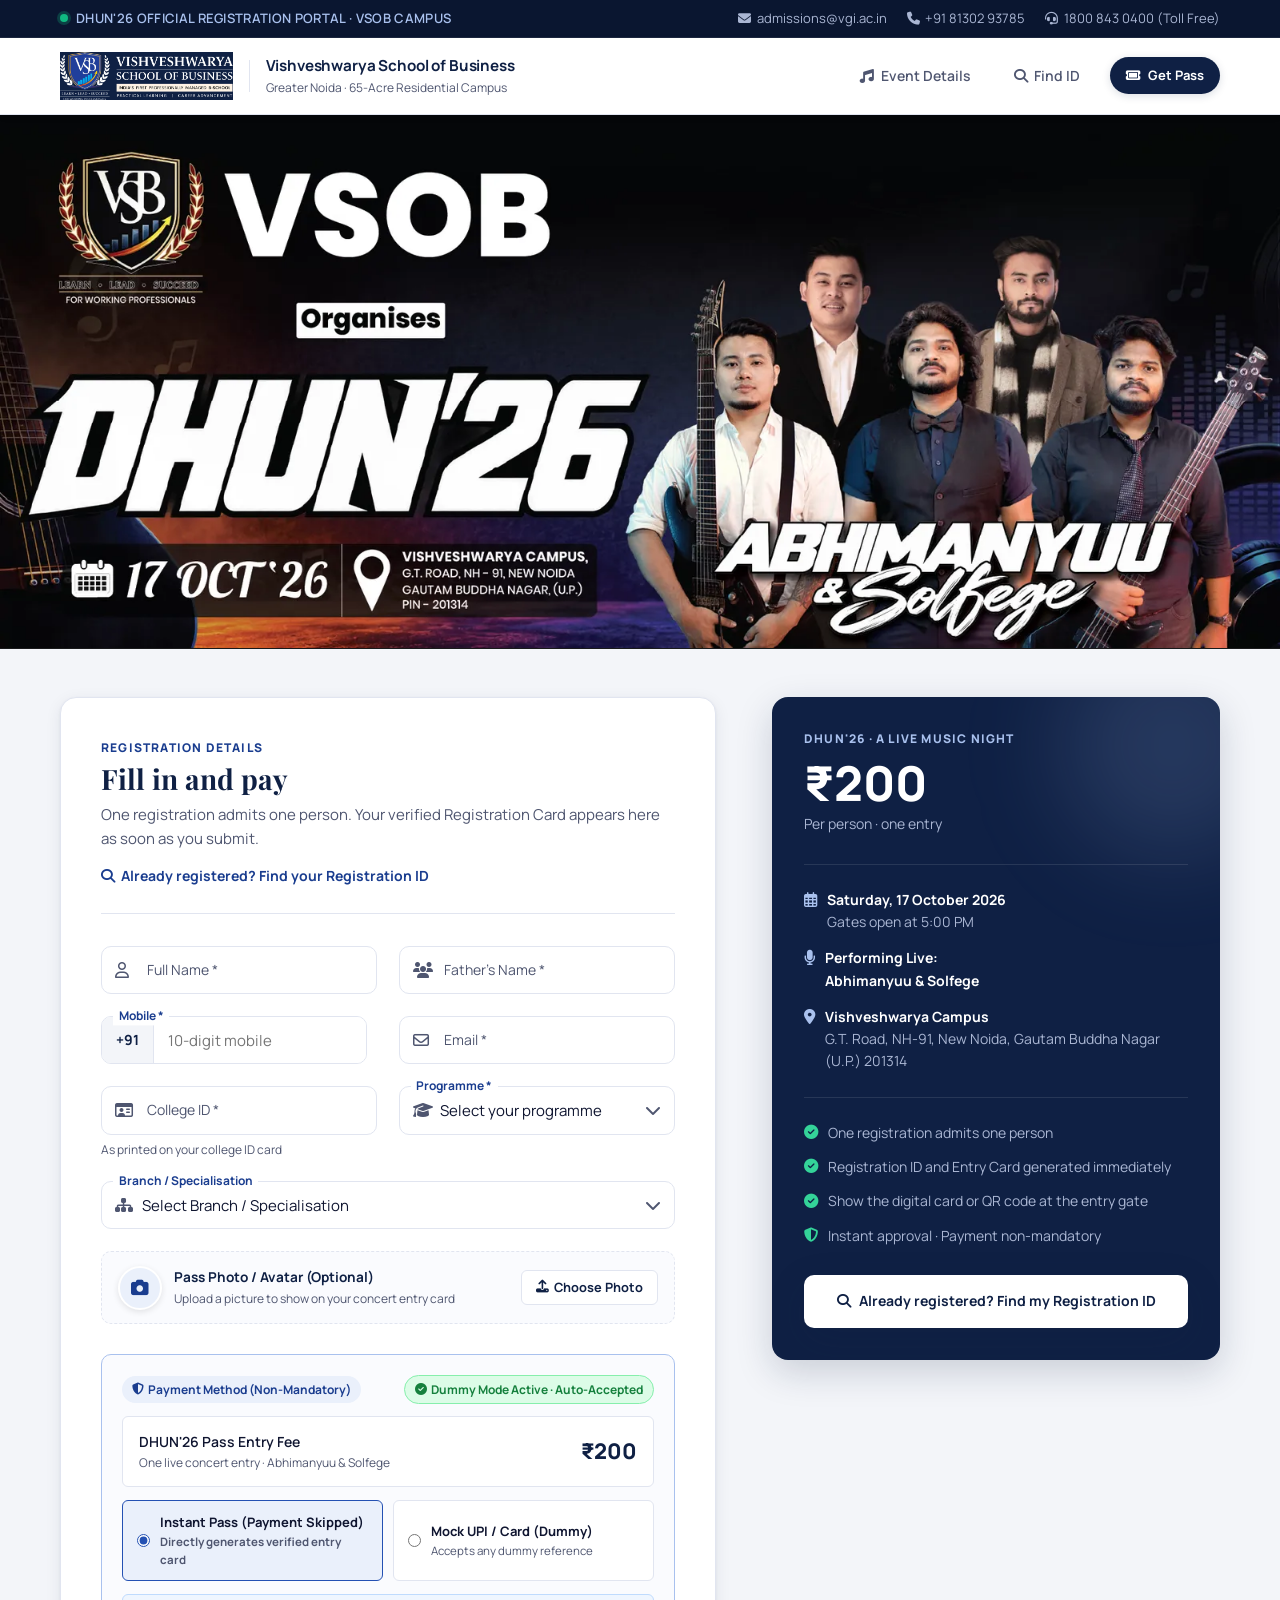
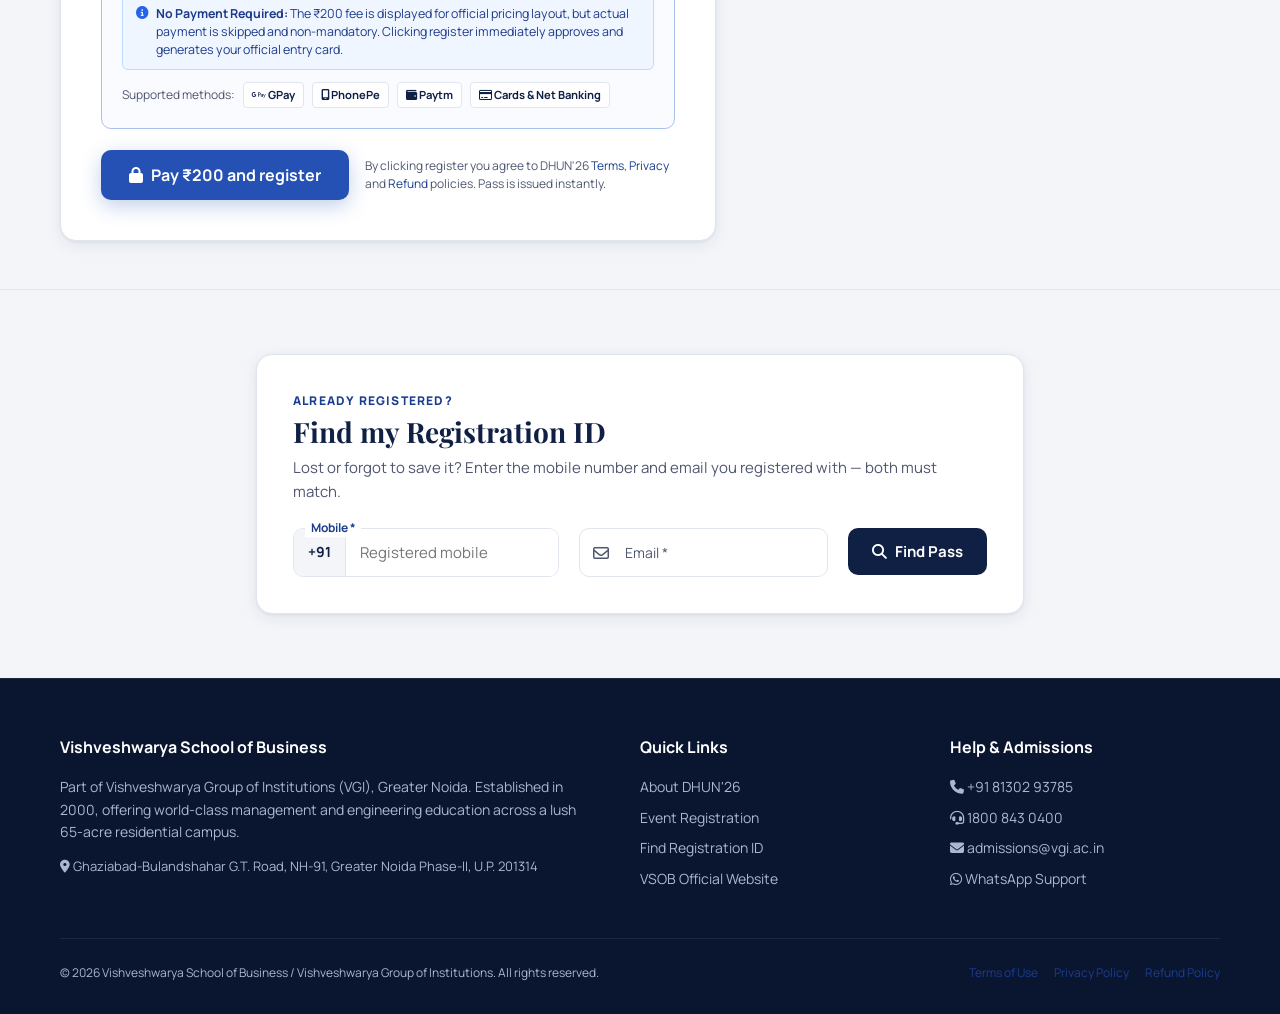
<file: DHUN/index.html>
<!DOCTYPE html>
<html lang="en">
<head>
  <meta charset="UTF-8">
  <meta name="viewport" content="width=device-width, initial-scale=1.0">
  <title>DHUN'26 Registration — Abhimanyuu & Solfege Live, 17 Oct 2026 | VSOB Greater Noida</title>
  <meta name="description" content="Register for DHUN'26 with Abhimanyuu & Solfege live music night at Vishveshwarya School of Business, Greater Noida. Get your instant verified entry card.">
  <meta name="theme-color" content="#0f2044">
  
  <!-- Favicon -->
  <link rel="icon" type="image/webp" href="./assets/logo.webp">
  
  <!-- CSS Stylesheet -->
  <link rel="stylesheet" href="./style.css">
  
  <!-- FontAwesome Icons for crisp UI icons -->
  <link rel="stylesheet" href="https://cdnjs.cloudflare.com/ajax/libs/font-awesome/6.5.1/css/all.min.css">
</head>
<body>

  <!-- Top Announcement & Helpline Bar -->
  <div class="top-bar">
    <div class="top-bar-inner">
      <div class="top-bar-badge">
        <span class="top-bar-pulse"></span>
        <span>DHUN'26 OFFICIAL REGISTRATION PORTAL · VSOB CAMPUS</span>
      </div>
      <div class="top-bar-contacts">
        <a href="mailto:admissions@vgi.ac.in"><i class="fa-solid fa-envelope"></i> admissions@vgi.ac.in</a>
        <a href="tel:+918130293785"><i class="fa-solid fa-phone"></i> +91 81302 93785</a>
        <a href="tel:18008430400"><i class="fa-solid fa-headset"></i> 1800 843 0400 (Toll Free)</a>
      </div>
    </div>
  </div>

  <!-- Main Institutional Navigation Header -->
  <header class="site-header">
    <div class="header-inner">
      <div class="brand-wrapper">
        <img src="./assets/logo.webp" alt="Vishveshwarya School of Business Logo" class="brand-logo" onerror="this.style.display='none'">
        <div class="brand-divider"></div>
        <div class="brand-tagline">
          <span class="brand-title">Vishveshwarya School of Business</span>
          <span class="brand-sub">Greater Noida · 65-Acre Residential Campus</span>
        </div>
      </div>
      <nav class="nav-actions">
        <a href="#event-details" class="nav-link"><i class="fa-solid fa-music"></i> Event Details</a>
        <a href="#find-registration" class="nav-link"><i class="fa-solid fa-search"></i> Find ID</a>
        <a href="#reg-form-anchor" class="nav-pill-btn"><i class="fa-solid fa-ticket"></i> Get Pass</a>
      </nav>
    </div>
  </header>

  <!-- Hero Event Banner Section -->
  <section class="hero-stage" id="event-details">
    <h1 class="sr-only" style="position:absolute;width:1px;height:1px;overflow:hidden;clip:rect(0,0,0,0);">
      DHUN'26 Registration — Abhimanyuu & Solfege Live, 17 Oct 2026 | VSOB Greater Noida
    </h1>
    <div class="hero-banner-container">
      <img src="./assets/banner.webp" alt="Vishveshwarya School of Business organises DHUN'26 with Abhimanyuu & Solfege, Saturday, 17 October 2026" class="hero-banner-img">
    </div>
  </section>

  <!-- Main Registration Form & Details Grid -->
  <main class="main-section" id="reg-form-anchor">
    <div class="container-site">
      <div class="registration-grid">
        
        <!-- Left Column: Form & Generated Card View -->
        <div class="left-content-column">
          
          <!-- State 1: Registration Form Card -->
          <div class="form-card" id="form-card-container">
            <div class="form-header">
              <p class="section-label">Registration details</p>
              <h2 class="section-title">Fill in and pay</h2>
              <p class="section-desc">
                One registration admits one person. Your verified Registration Card appears here as soon as you submit.
              </p>
              <a href="#find-registration" class="find-link">
                <i class="fa-solid fa-magnifying-glass"></i> Already registered? Find your Registration ID
              </a>
            </div>

            <form id="dhun-registration-form" class="reg-form" novalidate>
              
              <!-- Full Name -->
              <div class="field-group" id="group-name">
                <div class="field-wrapper">
                  <i class="fa-regular fa-user field-icon"></i>
                  <input type="text" id="r-name" name="name" class="text-field" placeholder=" " maxlength="80" required autocomplete="name">
                  <label for="r-name" class="floating-label">Full Name *</label>
                </div>
                <span class="field-error-msg" id="err-name">Please enter your full name.</span>
              </div>

              <!-- Father's Name -->
              <div class="field-group" id="group-father">
                <div class="field-wrapper">
                  <i class="fa-solid fa-users field-icon"></i>
                  <input type="text" id="r-father" name="fatherName" class="text-field" placeholder=" " maxlength="80" required>
                  <label for="r-father" class="floating-label">Father's Name *</label>
                </div>
                <span class="field-error-msg" id="err-father">Please enter father's name.</span>
              </div>

              <!-- Mobile Number -->
              <div class="field-group" id="group-mobile">
                <div class="field-wrapper">
                  <div class="mobile-input-wrapper">
                    <span class="mobile-prefix">+91</span>
                    <input type="tel" id="r-mobile" name="mobile" class="mobile-field" inputmode="numeric" maxlength="10" placeholder="10-digit mobile" required autocomplete="tel-national">
                  </div>
                  <label for="r-mobile" class="notched-label">Mobile *</label>
                </div>
                <span class="field-error-msg" id="err-mobile">Enter a valid 10-digit mobile number.</span>
              </div>

              <!-- Email -->
              <div class="field-group" id="group-email">
                <div class="field-wrapper">
                  <i class="fa-regular fa-envelope field-icon"></i>
                  <input type="email" id="r-email" name="email" class="text-field" placeholder=" " maxlength="100" required autocomplete="email">
                  <label for="r-email" class="floating-label">Email *</label>
                </div>
                <span class="field-error-msg" id="err-email">Enter a valid email address.</span>
              </div>

              <!-- College ID -->
              <div class="field-group" id="group-college-id">
                <div class="field-wrapper">
                  <i class="fa-regular fa-id-card field-icon"></i>
                  <input type="text" id="r-college-id" name="collegeId" class="text-field uppercase-field" placeholder=" " maxlength="50" required autocomplete="off" style="text-transform: uppercase;">
                  <label for="r-college-id" class="floating-label">College ID *</label>
                </div>
                <p class="field-helper">As printed on your college ID card</p>
                <span class="field-error-msg" id="err-college-id">Enter your College ID (e.g. VGI2026-081).</span>
              </div>

              <!-- Programme Dropdown -->
              <div class="field-group" id="group-program">
                <div class="field-wrapper">
                  <i class="fa-solid fa-graduation-cap field-icon"></i>
                  <select id="r-program" name="program" class="select-field" required>
                    <option value="">Select your programme</option>
                    <option value="PGDM">PGDM — Post Graduate Diploma in Management</option>
                    <option value="MBA">MBA — Master of Business Administration</option>
                    <option value="BTECH_CSE">B.Tech — Computer Science & Engineering (CSE)</option>
                    <option value="BTECH_AIML">B.Tech — Artificial Intelligence & ML</option>
                    <option value="BTECH_DS">B.Tech — Data Science</option>
                    <option value="BTECH_MECH">B.Tech — Mechanical Engineering</option>
                    <option value="BTECH_CIVIL">B.Tech — Civil Engineering</option>
                    <option value="BCA">BCA — Bachelor of Computer Applications</option>
                    <option value="BBA">BBA — Bachelor of Business Administration</option>
                    <option value="BPHARMA">B.Pharma / D.Pharma</option>
                    <option value="POLYTECHNIC">Polytechnic / Diploma in Engineering</option>
                    <option value="__other">Other / Guest Attendee</option>
                  </select>
                  <i class="fa-solid fa-chevron-down select-arrow"></i>
                  <label for="r-program" class="notched-label">Programme *</label>
                </div>
                <span class="field-error-msg" id="err-program">Please select your programme.</span>
              </div>

              <!-- Dynamic Branch or Organisation (revealed based on selection) -->
              <div class="field-group grid-full" id="group-branch-container">
                <div class="field-wrapper">
                  <i class="fa-solid fa-sitemap field-icon"></i>
                  <select id="r-branch" name="branch" class="select-field">
                    <option value="General">Select Branch / Specialisation</option>
                    <option value="Marketing & Analytics">Marketing & Analytics</option>
                    <option value="Finance & FinTech">Finance & FinTech</option>
                    <option value="HR & Operations">HR & Operations</option>
                    <option value="Artificial Intelligence">Artificial Intelligence</option>
                    <option value="Core Engineering">Core Engineering</option>
                    <option value="General Shift">General Shift</option>
                  </select>
                  <i class="fa-solid fa-chevron-down select-arrow"></i>
                  <label for="r-branch" class="notched-label">Branch / Specialisation</label>
                </div>
              </div>

              <!-- Guest Organisation Input (shown if Other/Guest selected) -->
              <div class="field-group grid-full" id="group-org-container" style="display: none;">
                <div class="field-wrapper">
                  <i class="fa-solid fa-building-columns field-icon"></i>
                  <input type="text" id="r-org" name="org" class="text-field" placeholder=" " maxlength="100">
                  <label for="r-org" class="floating-label">College / Organisation Name (Optional)</label>
                </div>
              </div>

              <!-- Optional Photo Upload for Card Customization -->
              <div class="field-group grid-full" style="background:#fafbfe; border: 1px dashed var(--color-border); border-radius: var(--radius); padding: 0.85rem 1rem;">
                <div style="display: flex; align-items: center; justify-content: space-between; flex-wrap: wrap; gap: 0.5rem;">
                  <div style="display: flex; align-items: center; gap: 0.75rem;">
                    <div id="avatar-preview" style="width: 44px; height: 44px; border-radius: 50%; background: var(--color-copper-soft); color: var(--color-copper-dark); display: flex; align-items: center; justify-content: center; font-weight: 800; font-size: 1.1rem; overflow: hidden; border: 2px solid #ffffff; box-shadow: 0 2px 6px rgba(0,0,0,0.1);">
                      <i class="fa-solid fa-camera"></i>
                    </div>
                    <div>
                      <p style="font-size: 0.85rem; font-weight: 700; color: var(--color-navy); margin: 0;">Pass Photo / Avatar (Optional)</p>
                      <p style="font-size: 0.75rem; color: var(--color-text-muted); margin: 0;">Upload a picture to show on your concert entry card</p>
                    </div>
                  </div>
                  <label for="r-photo" style="cursor: pointer; background: #ffffff; border: 1px solid var(--color-border); padding: 0.4rem 0.85rem; border-radius: var(--radius-sm); font-size: 0.8rem; font-weight: 700; color: var(--color-navy); display: inline-flex; align-items: center; gap: 0.35rem; transition: all 0.2s;">
                    <i class="fa-solid fa-upload"></i> Choose Photo
                    <input type="file" id="r-photo" accept="image/*" style="display: none;">
                  </label>
                </div>
              </div>

              <!-- Payment Method Section (Visible, Accepts Dummy, Non-Mandatory / Skipped) -->
              <div class="grid-full payment-section-box">
                <div class="payment-section-header">
                  <span class="payment-badge"><i class="fa-solid fa-shield-halved"></i> Payment Method (Non-Mandatory)</span>
                  <span class="payment-badge skip-badge"><i class="fa-solid fa-circle-check"></i> Dummy Mode Active · Auto-Accepted</span>
                </div>

                <div class="payment-summary-table">
                  <div>
                    <div class="payment-item-label">DHUN'26 Pass Entry Fee</div>
                    <div class="payment-item-sub">One live concert entry · Abhimanyuu & Solfege</div>
                  </div>
                  <div class="payment-item-price">₹200</div>
                </div>

                <!-- Payment Mode Selection (Standard Dummy UPI / Instant Bypass) -->
                <div class="payment-options-row">
                  <label class="payment-mode-radio active" id="mode-instant-label">
                    <input type="radio" name="paymentMode" value="instant" checked>
                    <div>
                      <strong>Instant Pass (Payment Skipped)</strong>
                      <div style="font-size: 0.72rem; color: var(--color-text-muted);">Directly generates verified entry card</div>
                    </div>
                  </label>

                  <label class="payment-mode-radio" id="mode-dummy-label">
                    <input type="radio" name="paymentMode" value="dummy">
                    <div>
                      <strong>Mock UPI / Card (Dummy)</strong>
                      <div style="font-size: 0.72rem; color: var(--color-text-muted);">Accepts any dummy reference</div>
                    </div>
                  </label>
                </div>

                <!-- Dummy reference input (optional, accepts anything) -->
                <div id="dummy-ref-container" style="display: none; margin-bottom: 0.85rem;">
                  <div class="field-wrapper">
                    <i class="fa-solid fa-money-bill-transfer field-icon"></i>
                    <input type="text" id="r-dummy-ref" class="text-field" placeholder=" " value="UPI-SUCCESS-99214">
                    <label for="r-dummy-ref" class="floating-label">Dummy UPI ID / Ref (Accepts anything)</label>
                  </div>
                  <p class="field-helper">Enter anything or keep default — payment is non-mandatory.</p>
                </div>

                <div class="payment-skip-note">
                  <i class="fa-solid fa-circle-info" style="margin-top: 0.15rem; color: #2563eb; flex-shrink: 0;"></i>
                  <span><strong>No Payment Required:</strong> The ₹200 fee is displayed for official pricing layout, but actual payment is skipped and non-mandatory. Clicking register immediately approves and generates your official entry card.</span>
                </div>

                <div class="payment-methods-icons">
                  <span>Supported methods:</span>
                  <span class="gateway-chip"><i class="fa-brands fa-google-pay"></i> GPay</span>
                  <span class="gateway-chip"><i class="fa-solid fa-mobile-screen"></i> PhonePe</span>
                  <span class="gateway-chip"><i class="fa-solid fa-wallet"></i> Paytm</span>
                  <span class="gateway-chip"><i class="fa-regular fa-credit-card"></i> Cards & Net Banking</span>
                </div>
              </div>

              <!-- Submit Button and Terms -->
              <div class="grid-full submit-row">
                <button type="submit" id="btn-submit-reg" class="btn-primary">
                  <i class="fa-solid fa-lock"></i>
                  <span id="btn-submit-text">Pay ₹200 and register</span>
                </button>
                <p class="legal-text">
                  By clicking register you agree to DHUN'26
                  <a href="#">Terms</a>, <a href="#">Privacy</a> and <a href="#">Refund</a> policies. Pass is issued instantly.
                </p>
              </div>

            </form>
          </div>

          <!-- State 2: Success & Generated Event Card (Shown after filling info) -->
          <div class="success-container" id="success-card-container">
            
            <div class="success-badge-header">
              <div class="success-icon-wrap">
                <i class="fa-solid fa-check"></i>
              </div>
              <h2 class="success-title">You are registered</h2>
              <p class="success-sub" id="success-welcome-msg">
                Thank you! See you at DHUN'26.
              </p>
            </div>

            <!-- THE EVENT PASS CARD (REALISTIC VIP PASS THAT USER CAN SHOW AT VENUE) -->
            <div class="event-pass-card-wrapper" id="printable-pass-card">
              <div class="pass-card">
                
                <!-- Lanyard Clip Hole -->
                <div class="lanyard-slot"></div>

                <!-- Pass Header -->
                <div class="pass-top-row">
                  <div class="pass-org-brand">
                    <span class="pass-org-name">Vishveshwarya School of Business</span>
                    <span class="pass-event-title">DHUN'26 LIVE</span>
                  </div>
                  <div class="pass-security-badge">
                    <i class="fa-solid fa-circle-check"></i> Confirmed Pass
                  </div>
                </div>

                <!-- Registration ID Box -->
                <div class="pass-id-box">
                  <div class="pass-id-label">OFFICIAL REGISTRATION ID</div>
                  <div class="pass-id-number" id="card-reg-id">DHUN26-VSOB-000000</div>
                  <div class="pass-id-event-tag">DHUN'26 · Saturday, 17 October 2026</div>
                </div>

                <!-- Pass Attendee Details -->
                <div class="pass-details-grid">
                  <div class="pass-detail-cell" style="grid-column: span 2;">
                    <span class="pass-cell-label">Attendee Name</span>
                    <span class="pass-cell-value highlight-name" id="card-name">—</span>
                  </div>

                  <div class="pass-detail-cell">
                    <span class="pass-cell-label">Father's Name</span>
                    <span class="pass-cell-value" id="card-father">—</span>
                  </div>

                  <div class="pass-detail-cell">
                    <span class="pass-cell-label">College / Roll ID</span>
                    <span class="pass-cell-value" id="card-college-id" style="color: var(--color-copper-bright); font-family: var(--font-numeric);">—</span>
                  </div>

                  <div class="pass-detail-cell">
                    <span class="pass-cell-label">Programme</span>
                    <span class="pass-cell-value" id="card-program">—</span>
                  </div>

                  <div class="pass-detail-cell">
                    <span class="pass-cell-label">Branch / Org</span>
                    <span class="pass-cell-value" id="card-branch">—</span>
                  </div>

                  <div class="pass-detail-cell">
                    <span class="pass-cell-label">Mobile Number</span>
                    <span class="pass-cell-value" id="card-mobile">—</span>
                  </div>

                  <div class="pass-detail-cell">
                    <span class="pass-cell-label">Status & Amount</span>
                    <span class="pass-cell-value" style="color: #34d399;">₹200 (Paid / Verified)</span>
                  </div>
                </div>

                <!-- Scannable QR Code and Gate Info -->
                <div class="pass-qr-row">
                  <div class="pass-qr-box" id="pass-qr-container">
                    <!-- QR Code Canvas injected here -->
                  </div>
                  <div class="pass-gate-info">
                    <div class="pass-gate-title"><i class="fa-solid fa-door-open"></i> Gate Entry: MAIN ARENA</div>
                    <div class="pass-gate-desc">
                      Show this digital pass with your Photo/College ID at the entry gate.
                    </div>
                    <div style="font-size: 0.675rem; color: #aab6d3; margin-top: 0.2rem;">
                      <i class="fa-solid fa-microphone-lines"></i> Performing: Abhimanyuu & Solfege
                    </div>
                  </div>
                </div>

                <!-- Footer Barcode & Hologram Security Strip -->
                <div class="pass-footer-barcode">
                  <span class="security-strip" id="card-security-hash">AUTH-VSOB-99812</span>
                  <span>VSOB CAMPUS · NH-91 GT ROAD</span>
                </div>

              </div>
            </div>

            <!-- Pass Action Buttons -->
            <div class="pass-actions-row">
              <button type="button" id="btn-download-pass" class="btn-pass-action btn-download-pass">
                <i class="fa-solid fa-download"></i> Download Pass (PNG)
              </button>
              
              <button type="button" id="btn-print-pass" class="btn-pass-action btn-print-pass">
                <i class="fa-solid fa-print"></i> Print / Save as PDF
              </button>

              <button type="button" id="btn-gate-view" class="btn-pass-action btn-fullscreen-pass">
                <i class="fa-solid fa-mobile-screen"></i> Show at Gate (Full Screen)
              </button>

              <button type="button" id="btn-register-another" class="btn-pass-action btn-new-reg">
                <i class="fa-solid fa-user-plus"></i> Register Another Person
              </button>
            </div>

            <p class="pass-gate-reminder">
              <i class="fa-solid fa-camera"></i> Take a screenshot or download this pass. Show the Registration ID with your photo ID at the entrance gate.
            </p>

          </div>

        </div>

        <!-- Right Column: Sticky Event Details & Pricing Sidebar -->
        <aside class="event-sidebar">
          <div class="sidebar-glow"></div>
          
          <p class="sidebar-kicker">DHUN'26 · A live music night</p>
          <p class="sidebar-price">₹200</p>
          <p class="sidebar-price-sub">Per person · one entry</p>

          <div class="sidebar-details-list">
            <div class="sidebar-detail-item">
              <i class="fa-regular fa-calendar-days sidebar-icon"></i>
              <div>
                <strong>Saturday, 17 October 2026</strong>
                <span>Gates open at 5:00 PM</span>
              </div>
            </div>

            <div class="sidebar-detail-item">
              <i class="fa-solid fa-microphone sidebar-icon"></i>
              <div>
                <strong>Performing Live:</strong>
                <span style="color:#ffffff; font-weight:700;">Abhimanyuu & Solfege</span>
              </div>
            </div>

            <div class="sidebar-detail-item">
              <i class="fa-solid fa-location-dot sidebar-icon"></i>
              <div>
                <strong>Vishveshwarya Campus</strong>
                <span>G.T. Road, NH-91, New Noida, Gautam Buddha Nagar (U.P.) 201314</span>
              </div>
            </div>
          </div>

          <ul class="sidebar-checklist">
            <li>
              <i class="fa-solid fa-circle-check"></i>
              <span>One registration admits one person</span>
            </li>
            <li>
              <i class="fa-solid fa-circle-check"></i>
              <span>Registration ID and Entry Card generated immediately</span>
            </li>
            <li>
              <i class="fa-solid fa-circle-check"></i>
              <span>Show the digital card or QR code at the entry gate</span>
            </li>
            <li>
              <i class="fa-solid fa-shield-halved"></i>
              <span>Instant approval · Payment non-mandatory</span>
            </li>
          </ul>

          <a href="#find-registration" class="btn-sidebar-find">
            <i class="fa-solid fa-magnifying-glass"></i> Already registered? Find my Registration ID
          </a>
        </aside>

      </div>
    </div>
  </main>

  <!-- Find Registration Section (Matches vsob.in/dhun-26) -->
  <section id="find-registration" class="find-section">
    <div class="container-site">
      <div class="find-card">
        <p class="section-label">Already registered?</p>
        <h2 class="section-title">Find my Registration ID</h2>
        <p class="section-desc">
          Lost or forgot to save it? Enter the mobile number and email you registered with — both must match.
        </p>

        <form id="find-registration-form" class="find-form" novalidate>
          <div class="field-group" id="f-group-mobile">
            <div class="field-wrapper">
              <div class="mobile-input-wrapper">
                <span class="mobile-prefix">+91</span>
                <input type="tel" id="f-mobile" class="mobile-field" inputmode="numeric" maxlength="10" placeholder="Registered mobile" required>
              </div>
              <label for="f-mobile" class="notched-label">Mobile *</label>
            </div>
          </div>

          <div class="field-group" id="f-group-email">
            <div class="field-wrapper">
              <i class="fa-regular fa-envelope field-icon"></i>
              <input type="email" id="f-email" class="text-field" placeholder=" " maxlength="100" required>
              <label for="f-email" class="floating-label">Email *</label>
            </div>
          </div>

          <button type="submit" class="btn-find-submit" id="btn-find-submit">
            <i class="fa-solid fa-magnifying-glass"></i> Find Pass
          </button>
        </form>

        <!-- Search Result Box -->
        <div class="find-result-box" id="find-result-box">
          <div class="find-result-card" id="find-result-content">
            <!-- Dynamic search results populated here -->
          </div>
        </div>

      </div>
    </div>
  </section>

  <!-- Full Screen Gate Pass Modal (For showing directly to security guards) -->
  <div class="gate-modal-backdrop" id="gate-modal">
    <div class="gate-modal-content">
      <button type="button" class="gate-modal-close" id="gate-modal-close" aria-label="Close modal">
        <i class="fa-solid fa-xmark"></i>
      </button>

      <div style="font-size: 0.75rem; font-weight: 800; letter-spacing: 0.1em; color: var(--color-copper-bright); text-transform: uppercase;">
        DHUN'26 ENTRY PASS
      </div>

      <div style="font-size: 1.5rem; font-weight: 800; color: #ffffff; margin-top: 0.25rem;" id="modal-attendee-name">
        ATTENDEE
      </div>

      <div style="font-family: var(--font-numeric); font-size: 1.25rem; font-weight: 800; color: #fbbf24; margin-top: 0.25rem;" id="modal-reg-id">
        DHUN26-VSOB-000000
      </div>

      <div class="gate-modal-qr" id="modal-qr-container">
        <!-- Big QR Code rendered here -->
      </div>

      <div style="background: rgba(16, 185, 129, 0.2); border: 1px solid #10b981; border-radius: var(--radius-sm); padding: 0.5rem; font-size: 0.8125rem; font-weight: 700; color: #34d399; margin-top: 0.5rem;">
        <i class="fa-solid fa-circle-check"></i> VERIFIED & AUTHORISED ENTRY
      </div>

      <div style="margin-top: 0.75rem; font-size: 0.75rem; color: #aab6d3;">
        Saturday, 17 October 2026 · Vishveshwarya Campus NH-91
      </div>
    </div>
  </div>

  <!-- Footer -->
  <footer class="site-footer">
    <div class="container-site">
      <div class="footer-grid">
        <div>
          <h3 class="footer-col-title">Vishveshwarya School of Business</h3>
          <p style="line-height: 1.6; margin-bottom: 0.75rem;">
            Part of Vishveshwarya Group of Institutions (VGI), Greater Noida. Established in 2000, offering world-class management and engineering education across a lush 65-acre residential campus.
          </p>
          <p style="font-size: 0.8125rem; color: #aab6d3;">
            <i class="fa-solid fa-location-dot"></i> Ghaziabad-Bulandshahar G.T. Road, NH-91, Greater Noida Phase-II, U.P. 201314
          </p>
        </div>

        <div>
          <h4 class="footer-col-title">Quick Links</h4>
          <ul class="footer-links-list">
            <li><a href="#event-details">About DHUN'26</a></li>
            <li><a href="#reg-form-anchor">Event Registration</a></li>
            <li><a href="#find-registration">Find Registration ID</a></li>
            <li><a href="https://vsob.in" target="_blank" rel="noopener">VSOB Official Website</a></li>
          </ul>
        </div>

        <div>
          <h4 class="footer-col-title">Help & Admissions</h4>
          <ul class="footer-links-list">
            <li><i class="fa-solid fa-phone"></i> +91 81302 93785</li>
            <li><i class="fa-solid fa-headset"></i> 1800 843 0400</li>
            <li><i class="fa-solid fa-envelope"></i> admissions@vgi.ac.in</li>
            <li><i class="fa-brands fa-whatsapp"></i> WhatsApp Support</li>
          </ul>
        </div>
      </div>

      <div class="footer-bottom-bar">
        <div>
          © 2026 Vishveshwarya School of Business / Vishveshwarya Group of Institutions. All rights reserved.
        </div>
        <div style="display: flex; gap: 1rem;">
          <a href="#">Terms of Use</a>
          <a href="#">Privacy Policy</a>
          <a href="#">Refund Policy</a>
        </div>
      </div>
    </div>
  </footer>

  <!-- Scripts: Local Standalone Libraries and Main Application -->
  <script src="./assets/qrcode.min.js"></script>
  <script src="./assets/html2canvas.min.js"></script>
  <!-- Confetti script for celebration -->
  <script src="./assets/confetti.min.js"></script>
  <script src="./main.js"></script>

</body>
</html>
</file>
<file: DHUN/style.css>
@import url('https://fonts.googleapis.com/css2?family=Manrope:wght@400;500;600;700;800&family=Playfair+Display:ital,wght@0,600;0,700;0,800;1,600;1,700&display=swap');

:root {
  --color-navy: #0f2044;
  --color-navy-deep: #0a1630;
  --color-navy-soft: #1c3f7a;
  --color-navy-line: #2b4d8f;
  --color-stage: #050708;
  --color-copper: #2451b3;
  --color-copper-dark: #1a3d8f;
  --color-copper-bright: #a9c1ee;
  --color-copper-soft: #eaf0fb;
  --color-sky: #7ea2de;
  --color-sky-deep: #3b6cc4;
  --color-royal: #1c3f7a;
  --color-royal-bright: #b9cdf2;
  --color-bg: #ffffff;
  --color-surface: #f3f5f9;
  --color-ivory: #f6f7fa;
  --color-text: #0f1530;
  --color-text-muted: #4f5670;
  --color-text-inverse: #eef1fb;
  --color-text-inverse-muted: #aab6d3;
  --color-border: #e1e5f0;
  --color-success: #1a7a4b;
  --color-success-bg: #eaf7ed;
  --color-error: #b42318;
  --color-whatsapp: #25d366;
  --color-gold: #d97706;
  --color-gold-bright: #fbbf24;
  --color-gold-soft: #fef3c7;
  
  --font-heading: "Playfair Display", Georgia, "Times New Roman", serif;
  --font-body: "Manrope", -apple-system, BlinkMacSystemFont, "Segoe UI", Roboto, sans-serif;
  --font-numeric: "Manrope", monospace, sans-serif;
  
  --radius-sm: 0.375rem;
  --radius: 0.625rem;
  --radius-lg: 1rem;
  --radius-xl: 1.25rem;
  --radius-full: 9999px;
  
  --shadow-card: 0 1px 3px rgba(15, 32, 68, 0.06), 0 4px 16px rgba(15, 32, 68, 0.08);
  --shadow-elevated: 0 12px 36px rgba(15, 32, 68, 0.18);
  --shadow-copper: 0 6px 20px rgba(36, 81, 179, 0.28);
  --shadow-glow: 0 0 0 1px rgba(169, 193, 238, 0.25), 0 12px 36px rgba(15, 32, 68, 0.25);
  --shadow-pass: 0 20px 50px rgba(10, 22, 48, 0.4), 0 0 0 1px rgba(255, 255, 255, 0.1);
  
  --container-max: 1200px;
  --container-pad: 1.25rem;
  --ease-out: cubic-bezier(0.22, 1, 0.36, 1);
}

*, *::before, *::after {
  box-sizing: border-box;
  margin: 0;
  padding: 0;
}

html {
  scroll-behavior: smooth;
  -webkit-text-size-adjust: 100%;
}

body {
  margin: 0;
  font-family: var(--font-body);
  font-size: 1rem;
  line-height: 1.6;
  color: var(--color-text);
  background-color: var(--color-surface);
  -webkit-font-smoothing: antialiased;
  -moz-osx-font-smoothing: grayscale;
}

img {
  max-width: 100%;
  height: auto;
  display: block;
}

a {
  color: var(--color-copper-dark);
  text-decoration: none;
  transition: color 0.2s;
}

a:hover {
  text-decoration: underline;
}

button {
  font-family: inherit;
  font-size: inherit;
  cursor: pointer;
  border: none;
  background: transparent;
}

/* ==========================================================================
   TOP BAR & HEADER
   ========================================================================== */
.top-bar {
  background: var(--color-navy-deep);
  color: var(--color-text-inverse-muted);
  font-size: 0.8125rem;
  border-bottom: 1px solid rgba(255, 255, 255, 0.08);
  padding: 0.5rem 0;
}

.top-bar-inner {
  max-width: var(--container-max);
  margin: 0 auto;
  padding: 0 var(--container-pad);
  display: flex;
  justify-content: space-between;
  align-items: center;
  flex-wrap: wrap;
  gap: 0.75rem;
}

.top-bar-badge {
  display: inline-flex;
  align-items: center;
  gap: 0.5rem;
  color: var(--color-copper-bright);
  font-weight: 600;
  letter-spacing: 0.025em;
}

.top-bar-pulse {
  width: 8px;
  height: 8px;
  border-radius: 50%;
  background: #10b981;
  box-shadow: 0 0 0 3px rgba(16, 185, 129, 0.25);
  animation: pulse-dot 2s infinite;
}

@keyframes pulse-dot {
  0%, 100% { transform: scale(1); opacity: 1; }
  50% { transform: scale(1.3); opacity: 0.7; }
}

.top-bar-contacts {
  display: flex;
  align-items: center;
  gap: 1.25rem;
  flex-wrap: wrap;
}

.top-bar-contacts a {
  color: var(--color-text-inverse-muted);
  text-decoration: none;
  display: inline-flex;
  align-items: center;
  gap: 0.35rem;
  transition: color 0.2s;
}

.top-bar-contacts a:hover {
  color: #ffffff;
  text-decoration: none;
}

.site-header {
  background: #ffffff;
  border-bottom: 1px solid var(--color-border);
  position: sticky;
  top: 0;
  z-index: 50;
  box-shadow: 0 2px 10px rgba(15, 32, 68, 0.03);
}

.header-inner {
  max-width: var(--container-max);
  margin: 0 auto;
  padding: 0.875rem var(--container-pad);
  display: flex;
  justify-content: space-between;
  align-items: center;
  gap: 1rem;
}

.brand-wrapper {
  display: flex;
  align-items: center;
  gap: 1rem;
}

.brand-logo {
  height: 48px;
  width: auto;
  object-fit: contain;
}

.brand-divider {
  width: 1px;
  height: 32px;
  background: var(--color-border);
}

.brand-tagline {
  display: flex;
  flex-direction: column;
}

.brand-title {
  font-size: 0.95rem;
  font-weight: 700;
  color: var(--color-navy);
  letter-spacing: -0.01em;
}

.brand-sub {
  font-size: 0.75rem;
  color: var(--color-text-muted);
}

.nav-actions {
  display: flex;
  align-items: center;
  gap: 1rem;
}

.nav-link {
  font-size: 0.875rem;
  font-weight: 600;
  color: var(--color-text-muted);
  display: inline-flex;
  align-items: center;
  gap: 0.4rem;
  padding: 0.45rem 0.85rem;
  border-radius: var(--radius-sm);
  transition: all 0.2s;
}

.nav-link:hover {
  color: var(--color-copper-dark);
  background: var(--color-copper-soft);
  text-decoration: none;
}

.nav-pill-btn {
  background: var(--color-navy);
  color: #ffffff !important;
  font-size: 0.8125rem;
  font-weight: 700;
  padding: 0.5rem 1rem;
  border-radius: var(--radius-full);
  display: inline-flex;
  align-items: center;
  gap: 0.45rem;
  box-shadow: 0 2px 8px rgba(15, 32, 68, 0.15);
  transition: all 0.2s;
}

.nav-pill-btn:hover {
  background: var(--color-navy-soft);
  transform: translateY(-1px);
  text-decoration: none;
}

/* ==========================================================================
   HERO BANNER
   ========================================================================== */
.hero-stage {
  background: var(--color-stage);
  position: relative;
  overflow: hidden;
  border-bottom: 1px solid rgba(255, 255, 255, 0.08);
}

.hero-banner-container {
  max-width: 1920px;
  margin: 0 auto;
  position: relative;
}

.hero-banner-img {
  width: 100%;
  height: auto;
  max-height: 540px;
  object-fit: cover;
  object-position: center;
  display: block;
}

.hero-mobile-badge {
  display: none;
  background: rgba(10, 22, 48, 0.95);
  backdrop-filter: blur(8px);
  color: #fff;
  padding: 0.875rem 1.25rem;
  border-top: 1px solid rgba(255, 255, 255, 0.1);
}

.hero-mobile-title {
  font-family: var(--font-heading);
  font-size: 1.25rem;
  font-weight: 700;
  color: #fff;
}

.hero-mobile-sub {
  font-size: 0.8125rem;
  color: var(--color-copper-bright);
  margin-top: 0.25rem;
}

/* ==========================================================================
   MAIN CONTENT GRID
   ========================================================================== */
.container-site {
  max-width: var(--container-max);
  margin: 0 auto;
  padding: 0 var(--container-pad);
}

.main-section {
  padding: 3rem 0;
  background: var(--color-surface);
}

.registration-grid {
  display: grid;
  grid-template-columns: 1fr;
  gap: 2.5rem;
}

@media (min-width: 1024px) {
  .registration-grid {
    grid-template-columns: 1fr minmax(0, 28rem);
    gap: 3.5rem;
    align-items: start;
  }
}

/* Form Card */
.form-card {
  background: #ffffff;
  border: 1px solid var(--color-border);
  border-radius: var(--radius-lg);
  padding: 2rem;
  box-shadow: var(--shadow-card);
}

@media (min-width: 640px) {
  .form-card {
    padding: 2.5rem;
  }
}

.form-header {
  margin-bottom: 2rem;
  padding-bottom: 1.5rem;
  border-bottom: 1px solid var(--color-border);
}

.section-label {
  font-size: 0.75rem;
  font-weight: 800;
  letter-spacing: 0.1em;
  text-transform: uppercase;
  color: var(--color-copper-dark);
}

.section-title {
  font-family: var(--font-heading);
  font-size: 1.75rem;
  font-weight: 700;
  color: var(--color-navy);
  margin-top: 0.25rem;
  line-height: 1.2;
}

.section-desc {
  font-size: 0.9375rem;
  color: var(--color-text-muted);
  margin-top: 0.5rem;
}

.find-link {
  display: inline-flex;
  align-items: center;
  gap: 0.4rem;
  margin-top: 0.85rem;
  font-size: 0.875rem;
  font-weight: 700;
  color: var(--color-copper-dark);
}

/* Form Styles */
.reg-form {
  display: grid;
  grid-template-columns: 1fr;
  gap: 1.35rem;
}

@media (min-width: 768px) {
  .reg-form {
    grid-template-columns: 1fr 1fr;
  }
  .grid-full {
    grid-column: span 2;
  }
}

.field-group {
  position: relative;
  display: flex;
  flex-direction: column;
}

.field-wrapper {
  position: relative;
  display: flex;
  align-items: center;
}

.field-icon {
  position: absolute;
  left: 0.875rem;
  top: 50%;
  transform: translateY(-50%);
  color: var(--color-text-muted);
  font-size: 1rem;
  pointer-events: none;
  z-index: 2;
}

.text-field, .select-field {
  width: 100%;
  padding: 0.8rem 0.875rem 0.8rem 2.5rem;
  border: 1px solid var(--color-border);
  border-radius: var(--radius);
  background: #ffffff;
  font-size: 0.9375rem;
  font-family: var(--font-body);
  color: var(--color-text);
  outline: none;
  transition: all 0.2s var(--ease-out);
}

.text-field:focus, .select-field:focus {
  border-color: var(--color-copper);
  box-shadow: 0 0 0 3px rgba(36, 81, 179, 0.12);
}

.floating-label {
  position: absolute;
  left: 2.5rem;
  top: 50%;
  transform: translateY(-50%);
  font-size: 0.875rem;
  color: var(--color-text-muted);
  pointer-events: none;
  transition: all 0.2s var(--ease-out);
  background: #ffffff;
  padding: 0 0.35rem;
}

.text-field:focus ~ .floating-label,
.text-field:not(:placeholder-shown) ~ .floating-label {
  top: 0;
  left: 0.75rem;
  font-size: 0.75rem;
  font-weight: 700;
  color: var(--color-copper-dark);
}

/* Mobile field with prefix */
.mobile-input-wrapper {
  display: flex;
  border: 1px solid var(--color-border);
  border-radius: var(--radius);
  background: #ffffff;
  overflow: hidden;
  transition: all 0.2s var(--ease-out);
}

.mobile-input-wrapper:focus-within {
  border-color: var(--color-copper);
  box-shadow: 0 0 0 3px rgba(36, 81, 179, 0.12);
}

.mobile-prefix {
  display: flex;
  align-items: center;
  background: var(--color-surface);
  border-right: 1px solid var(--color-border);
  padding: 0 0.875rem;
  font-size: 0.875rem;
  font-weight: 700;
  color: var(--color-navy);
}

.mobile-field {
  flex: 1;
  min-width: 0;
  border: none;
  padding: 0.8rem 0.875rem;
  font-size: 0.9375rem;
  font-family: var(--font-body);
  outline: none;
}

.notched-label {
  position: absolute;
  top: 0;
  left: 0.75rem;
  transform: translateY(-50%);
  background: #ffffff;
  padding: 0 0.35rem;
  font-size: 0.75rem;
  font-weight: 700;
  color: var(--color-copper-dark);
  pointer-events: none;
  z-index: 2;
}

.select-field {
  appearance: none;
  padding-right: 2.25rem;
  cursor: pointer;
}

.select-arrow {
  position: absolute;
  right: 0.875rem;
  top: 50%;
  transform: translateY(-50%);
  color: var(--color-text-muted);
  pointer-events: none;
}

.field-helper {
  font-size: 0.75rem;
  color: var(--color-text-muted);
  margin-top: 0.35rem;
}

.field-error-msg {
  font-size: 0.75rem;
  color: var(--color-error);
  margin-top: 0.35rem;
  font-weight: 600;
  display: none;
}

.field-group.has-error .text-field,
.field-group.has-error .mobile-input-wrapper,
.field-group.has-error .select-field {
  border-color: var(--color-error);
}

.field-group.has-error .field-error-msg {
  display: block;
}

/* ==========================================================================
   PAYMENT METHOD SECTION (VISIBLE, WITH NON-MANDATORY / SKIP INTEGRATION)
   ========================================================================== */
.payment-section-box {
  background: #fafbfe;
  border: 1px solid var(--color-copper-bright);
  border-radius: var(--radius);
  padding: 1.25rem;
  margin-top: 0.5rem;
}

.payment-section-header {
  display: flex;
  justify-content: space-between;
  align-items: center;
  flex-wrap: wrap;
  gap: 0.5rem;
  margin-bottom: 0.75rem;
}

.payment-badge-group {
  display: flex;
  align-items: center;
  gap: 0.5rem;
}

.payment-badge {
  display: inline-flex;
  align-items: center;
  gap: 0.3rem;
  font-size: 0.75rem;
  font-weight: 700;
  background: var(--color-copper-soft);
  color: var(--color-copper-dark);
  padding: 0.25rem 0.6rem;
  border-radius: var(--radius-full);
}

.payment-badge.skip-badge {
  background: #dcfce7;
  color: #15803d;
  border: 1px solid #86efac;
}

.payment-summary-table {
  background: #ffffff;
  border: 1px solid var(--color-border);
  border-radius: var(--radius-sm);
  padding: 0.85rem 1rem;
  margin-bottom: 0.85rem;
  display: flex;
  justify-content: space-between;
  align-items: center;
}

.payment-item-label {
  font-size: 0.875rem;
  color: var(--color-text);
  font-weight: 600;
}

.payment-item-sub {
  font-size: 0.75rem;
  color: var(--color-text-muted);
}

.payment-item-price {
  font-family: var(--font-numeric);
  font-size: 1.35rem;
  font-weight: 800;
  color: var(--color-navy);
}

.payment-options-row {
  display: grid;
  grid-template-columns: 1fr;
  gap: 0.65rem;
  margin-bottom: 0.85rem;
}

@media (min-width: 600px) {
  .payment-options-row {
    grid-template-columns: 1fr 1fr;
  }
}

.payment-mode-radio {
  display: flex;
  align-items: center;
  gap: 0.65rem;
  padding: 0.65rem 0.85rem;
  border: 1px solid var(--color-border);
  border-radius: var(--radius-sm);
  background: #ffffff;
  cursor: pointer;
  transition: all 0.2s;
  font-size: 0.8125rem;
}

.payment-mode-radio:hover {
  border-color: var(--color-copper);
}

.payment-mode-radio.active {
  border-color: var(--color-copper);
  background: var(--color-copper-soft);
  font-weight: 700;
}

.payment-mode-radio input {
  accent-color: var(--color-copper);
}

.payment-skip-note {
  display: flex;
  align-items: flex-start;
  gap: 0.5rem;
  font-size: 0.775rem;
  line-height: 1.45;
  color: #1e3a8a;
  background: #eff6ff;
  border: 1px solid #bfdbfe;
  border-radius: var(--radius-sm);
  padding: 0.6rem 0.8rem;
}

.payment-methods-icons {
  display: flex;
  align-items: center;
  gap: 0.5rem;
  margin-top: 0.75rem;
  font-size: 0.75rem;
  color: var(--color-text-muted);
}

.gateway-chip {
  background: #ffffff;
  border: 1px solid var(--color-border);
  padding: 0.2rem 0.5rem;
  border-radius: 4px;
  font-size: 0.7rem;
  font-weight: 700;
  color: var(--color-navy);
}

/* Submit Button & Policies */
.submit-row {
  display: flex;
  flex-direction: column;
  gap: 1rem;
}

@media (min-width: 640px) {
  .submit-row {
    flex-direction: row;
    align-items: center;
  }
}

.btn-primary {
  display: inline-flex;
  align-items: center;
  justify-content: center;
  gap: 0.5rem;
  background: var(--color-copper);
  color: #ffffff;
  font-weight: 700;
  font-size: 1rem;
  padding: 0.875rem 1.75rem;
  border-radius: var(--radius);
  box-shadow: var(--shadow-copper);
  transition: all 0.2s var(--ease-out);
  white-space: nowrap;
}

.btn-primary:hover {
  background: var(--color-copper-dark);
  transform: translateY(-1px);
  box-shadow: 0 8px 24px rgba(36, 81, 179, 0.35);
}

.btn-primary:active {
  transform: translateY(0);
}

.btn-primary:disabled {
  opacity: 0.65;
  cursor: not-allowed;
  transform: none;
}

.legal-text {
  font-size: 0.75rem;
  color: var(--color-text-muted);
  line-height: 1.5;
}

.legal-text a {
  color: var(--color-copper-dark);
}

/* ==========================================================================
   SIDEBAR (TICKET & EVENT HIGHLIGHTS)
   ========================================================================== */
.event-sidebar {
  position: relative;
  border-radius: var(--radius-lg);
  background: var(--color-navy);
  color: var(--color-text-inverse);
  padding: 2rem;
  overflow: hidden;
  box-shadow: var(--shadow-elevated);
}

@media (min-width: 1024px) {
  .event-sidebar {
    position: sticky;
    top: 6rem;
  }
}

.sidebar-glow {
  position: absolute;
  top: -4rem;
  right: -4rem;
  width: 14rem;
  height: 14rem;
  border-radius: 50%;
  background: rgba(169, 193, 238, 0.15);
  filter: blur(48px);
  pointer-events: none;
}

.sidebar-kicker {
  position: relative;
  font-size: 0.75rem;
  font-weight: 800;
  letter-spacing: 0.1em;
  text-transform: uppercase;
  color: var(--color-copper-bright);
}

.sidebar-price {
  position: relative;
  font-family: var(--font-numeric);
  font-size: 3rem;
  font-weight: 800;
  color: #ffffff;
  line-height: 1.1;
  margin-top: 0.5rem;
}

.sidebar-price-sub {
  position: relative;
  font-size: 0.875rem;
  color: var(--color-text-inverse-muted);
  margin-top: 0.25rem;
}

.sidebar-details-list {
  position: relative;
  margin-top: 1.75rem;
  padding-top: 1.5rem;
  border-top: 1px solid rgba(255, 255, 255, 0.1);
  display: flex;
  flex-direction: column;
  gap: 0.85rem;
  font-size: 0.875rem;
  color: var(--color-text-inverse-muted);
}

.sidebar-detail-item {
  display: flex;
  align-items: flex-start;
  gap: 0.65rem;
}

.sidebar-icon {
  color: var(--color-copper-bright);
  font-size: 0.95rem;
  margin-top: 0.2rem;
  flex-shrink: 0;
}

.sidebar-detail-item strong {
  color: #ffffff;
  display: block;
}

.sidebar-checklist {
  position: relative;
  margin-top: 1.5rem;
  padding-top: 1.5rem;
  border-top: 1px solid rgba(255, 255, 255, 0.1);
  list-style: none;
  display: flex;
  flex-direction: column;
  gap: 0.75rem;
  font-size: 0.875rem;
  color: var(--color-text-inverse-muted);
}

.sidebar-checklist li {
  display: flex;
  align-items: flex-start;
  gap: 0.65rem;
}

.sidebar-checklist i {
  color: #34d399;
  font-size: 0.9rem;
  margin-top: 0.2rem;
  flex-shrink: 0;
}

.btn-sidebar-find {
  position: relative;
  margin-top: 1.75rem;
  display: flex;
  align-items: center;
  justify-content: center;
  gap: 0.5rem;
  background: #ffffff;
  color: var(--color-navy) !important;
  font-size: 0.875rem;
  font-weight: 700;
  padding: 0.875rem 1rem;
  border-radius: var(--radius);
  box-shadow: var(--shadow-elevated);
  transition: all 0.2s;
  text-decoration: none;
  border: 1px solid rgba(255, 255, 255, 0.2);
}

.btn-sidebar-find:hover {
  background: var(--color-copper-soft);
  text-decoration: none;
  transform: translateY(-1px);
}

/* ==========================================================================
   SUCCESS CARD & GENERATED PASS (THE EVENT ID CARD)
   ========================================================================== */
.success-container {
  display: none;
  animation: fadeIn 0.4s var(--ease-out);
}

.success-container.active {
  display: block;
}

@keyframes fadeIn {
  from { opacity: 0; transform: translateY(12px); }
  to { opacity: 1; transform: translateY(0); }
}

.success-badge-header {
  text-align: center;
  margin-bottom: 2rem;
}

.success-icon-wrap {
  width: 4rem;
  height: 4rem;
  border-radius: 50%;
  background: #dcfce7;
  color: #16a34a;
  display: inline-flex;
  align-items: center;
  justify-content: center;
  font-size: 1.75rem;
  margin-bottom: 1rem;
  box-shadow: 0 0 0 8px rgba(22, 163, 74, 0.1);
}

.success-title {
  font-family: var(--font-heading);
  font-size: 2rem;
  font-weight: 800;
  color: var(--color-navy);
}

.success-sub {
  font-size: 1rem;
  color: var(--color-text-muted);
  margin-top: 0.35rem;
}

/* ==========================================================================
   HOLOGRAPHIC VIP CONCERT PASS (THE CARD TO SHOW AT GATE)
   ========================================================================== */
.event-pass-card-wrapper {
  perspective: 1000px;
  margin: 1.5rem auto 2rem;
  max-width: 460px;
}

.pass-card {
  position: relative;
  background: linear-gradient(145deg, #0d1b38 0%, #081125 60%, #11254d 100%);
  color: #ffffff;
  border-radius: 1.25rem;
  padding: 1.75rem;
  box-shadow: var(--shadow-pass);
  border: 1px solid rgba(255, 255, 255, 0.18);
  overflow: hidden;
  transition: transform 0.3s;
}

.pass-card:hover {
  transform: translateY(-2px);
}

/* Hologram Shimmer Effect */
.pass-card::after {
  content: "";
  position: absolute;
  top: -50%;
  left: -50%;
  width: 200%;
  height: 200%;
  background: linear-gradient(
    60deg,
    transparent 20%,
    rgba(255, 255, 255, 0.05) 30%,
    rgba(251, 191, 36, 0.08) 35%,
    rgba(56, 189, 248, 0.08) 40%,
    transparent 50%
  );
  transform: rotate(25deg);
  pointer-events: none;
  animation: hologram-sweep 6s infinite linear;
}

@keyframes hologram-sweep {
  0% { transform: translateY(-30%) rotate(25deg); }
  100% { transform: translateY(30%) rotate(25deg); }
}

/* Lanyard slot */
.lanyard-slot {
  width: 60px;
  height: 8px;
  background: rgba(0, 0, 0, 0.5);
  border: 1px solid rgba(255, 255, 255, 0.2);
  border-radius: 4px;
  margin: 0 auto 1.25rem;
  box-shadow: inset 0 2px 4px rgba(0, 0, 0, 0.6);
}

.pass-top-row {
  display: flex;
  justify-content: space-between;
  align-items: center;
  border-bottom: 1px solid rgba(255, 255, 255, 0.12);
  padding-bottom: 1rem;
}

.pass-org-brand {
  display: flex;
  flex-direction: column;
}

.pass-org-name {
  font-size: 0.7rem;
  font-weight: 800;
  letter-spacing: 0.08em;
  text-transform: uppercase;
  color: var(--color-copper-bright);
}

.pass-event-title {
  font-family: var(--font-heading);
  font-size: 1.35rem;
  font-weight: 800;
  color: #ffffff;
  letter-spacing: 0.02em;
}

.pass-security-badge {
  background: rgba(16, 185, 129, 0.15);
  color: #34d399;
  border: 1px solid rgba(16, 185, 129, 0.4);
  font-size: 0.675rem;
  font-weight: 800;
  letter-spacing: 0.05em;
  padding: 0.35rem 0.65rem;
  border-radius: var(--radius-full);
  display: inline-flex;
  align-items: center;
  gap: 0.3rem;
  text-transform: uppercase;
}

/* Reg ID Banner Box */
.pass-id-box {
  background: rgba(255, 255, 255, 0.06);
  border: 1px dashed rgba(255, 255, 255, 0.22);
  border-radius: var(--radius);
  padding: 0.85rem 1rem;
  margin: 1.25rem 0;
  text-align: center;
  position: relative;
}

.pass-id-label {
  font-size: 0.675rem;
  font-weight: 800;
  letter-spacing: 0.12em;
  text-transform: uppercase;
  color: var(--color-copper-bright);
}

.pass-id-number {
  font-family: var(--font-numeric);
  font-size: 1.75rem;
  font-weight: 800;
  letter-spacing: 0.08em;
  color: #ffffff;
  margin-top: 0.15rem;
  text-shadow: 0 2px 10px rgba(0, 0, 0, 0.4);
}

.pass-id-event-tag {
  font-size: 0.75rem;
  color: var(--color-text-inverse-muted);
  margin-top: 0.25rem;
}

/* Pass Details Table */
.pass-details-grid {
  display: grid;
  grid-template-columns: 1fr 1fr;
  gap: 0.85rem 1rem;
  margin-bottom: 1.25rem;
  text-align: left;
}

.pass-detail-cell {
  display: flex;
  flex-direction: column;
}

.pass-cell-label {
  font-size: 0.675rem;
  text-transform: uppercase;
  letter-spacing: 0.05em;
  color: var(--color-text-inverse-muted);
}

.pass-cell-value {
  font-size: 0.875rem;
  font-weight: 700;
  color: #ffffff;
  margin-top: 0.15rem;
  word-break: break-word;
}

.pass-cell-value.highlight-name {
  font-size: 1.05rem;
  color: #ffffff;
  font-weight: 800;
}

/* Pass QR & Verification Area */
.pass-qr-row {
  display: flex;
  align-items: center;
  justify-content: space-between;
  gap: 1rem;
  background: rgba(0, 0, 0, 0.25);
  border-radius: var(--radius);
  padding: 1rem;
  border: 1px solid rgba(255, 255, 255, 0.08);
}

.pass-qr-box {
  background: #ffffff;
  padding: 0.5rem;
  border-radius: var(--radius-sm);
  display: flex;
  align-items: center;
  justify-content: center;
  box-shadow: 0 4px 12px rgba(0, 0, 0, 0.3);
  flex-shrink: 0;
}

.pass-qr-box canvas, .pass-qr-box img {
  width: 100px;
  height: 100px;
  display: block;
}

.pass-gate-info {
  display: flex;
  flex-direction: column;
  gap: 0.35rem;
}

.pass-gate-title {
  font-size: 0.8125rem;
  font-weight: 800;
  color: #ffffff;
}

.pass-gate-desc {
  font-size: 0.725rem;
  color: var(--color-text-inverse-muted);
  line-height: 1.4;
}

.pass-footer-barcode {
  margin-top: 1.25rem;
  padding-top: 0.85rem;
  border-top: 1px solid rgba(255, 255, 255, 0.1);
  display: flex;
  justify-content: space-between;
  align-items: center;
  font-size: 0.675rem;
  color: var(--color-text-inverse-muted);
}

.security-strip {
  font-family: var(--font-numeric);
  letter-spacing: 0.15em;
  font-weight: 700;
  color: var(--color-copper-bright);
}

/* Actions below pass */
.pass-actions-row {
  display: flex;
  flex-wrap: wrap;
  justify-content: center;
  gap: 0.75rem;
  margin-top: 1.75rem;
}

.btn-pass-action {
  display: inline-flex;
  align-items: center;
  gap: 0.45rem;
  font-size: 0.875rem;
  font-weight: 700;
  padding: 0.75rem 1.25rem;
  border-radius: var(--radius);
  transition: all 0.2s;
  cursor: pointer;
}

.btn-download-pass {
  background: var(--color-copper);
  color: #ffffff;
  box-shadow: var(--shadow-copper);
}

.btn-download-pass:hover {
  background: var(--color-copper-dark);
}

.btn-print-pass {
  background: #ffffff;
  color: var(--color-navy);
  border: 1px solid var(--color-border);
}

.btn-print-pass:hover {
  background: var(--color-surface);
  border-color: var(--color-copper);
}

.btn-fullscreen-pass {
  background: var(--color-navy);
  color: #ffffff;
}

.btn-fullscreen-pass:hover {
  background: var(--color-navy-soft);
}

.btn-new-reg {
  background: transparent;
  color: var(--color-text-muted);
  border: 1px dashed var(--color-border);
}

.btn-new-reg:hover {
  color: var(--color-navy);
  border-color: var(--color-navy);
  background: #ffffff;
}

.pass-gate-reminder {
  text-align: center;
  font-size: 0.8125rem;
  color: var(--color-text-muted);
  margin-top: 1.25rem;
}

/* ==========================================================================
   FIND REGISTRATION ID SECTION
   ========================================================================== */
.find-section {
  padding: 4rem 0;
  background: var(--color-surface);
  border-top: 1px solid var(--color-border);
}

.find-card {
  max-width: 48rem;
  margin: 0 auto;
  background: #ffffff;
  border: 1px solid var(--color-border);
  border-radius: var(--radius-lg);
  padding: 2.25rem;
  box-shadow: var(--shadow-card);
}

.find-form {
  margin-top: 1.5rem;
  display: grid;
  grid-template-columns: 1fr;
  gap: 1.25rem;
}

@media (min-width: 768px) {
  .find-form {
    grid-template-columns: 1fr 1fr auto;
    align-items: start;
  }
}

.btn-find-submit {
  display: inline-flex;
  align-items: center;
  justify-content: center;
  gap: 0.5rem;
  background: var(--color-navy);
  color: #ffffff;
  font-weight: 700;
  font-size: 0.9375rem;
  padding: 0.8rem 1.5rem;
  border-radius: var(--radius);
  transition: all 0.2s;
  white-space: nowrap;
}

.btn-find-submit:hover {
  background: var(--color-navy-soft);
}

.find-result-box {
  margin-top: 1.5rem;
  padding: 1.25rem;
  border-radius: var(--radius);
  border: 1px solid var(--color-border);
  background: var(--color-surface);
  display: none;
}

.find-result-box.active {
  display: block;
}

.find-result-card {
  background: #ffffff;
  border: 1px solid var(--color-border);
  border-radius: var(--radius);
  padding: 1.25rem;
  display: flex;
  flex-direction: column;
  gap: 1rem;
}

@media (min-width: 640px) {
  .find-result-card {
    flex-direction: row;
    align-items: center;
    justify-content: space-between;
  }
}

/* ==========================================================================
   FULLSCREEN GATE VIEW MODAL
   ========================================================================== */
.gate-modal-backdrop {
  position: fixed;
  inset: 0;
  background: rgba(10, 22, 48, 0.85);
  backdrop-filter: blur(10px);
  z-index: 100;
  display: none;
  align-items: center;
  justify-content: center;
  padding: 1rem;
}

.gate-modal-backdrop.active {
  display: flex;
}

.gate-modal-content {
  background: var(--color-navy);
  color: #ffffff;
  max-width: 380px;
  width: 100%;
  border-radius: 1.5rem;
  padding: 1.75rem;
  text-align: center;
  border: 1px solid rgba(255, 255, 255, 0.15);
  box-shadow: 0 25px 60px rgba(0, 0, 0, 0.6);
  position: relative;
}

.gate-modal-close {
  position: absolute;
  top: 1rem;
  right: 1rem;
  width: 32px;
  height: 32px;
  border-radius: 50%;
  background: rgba(255, 255, 255, 0.15);
  color: #fff;
  display: flex;
  align-items: center;
  justify-content: center;
  font-size: 1.1rem;
  cursor: pointer;
  transition: background 0.2s;
}

.gate-modal-close:hover {
  background: rgba(255, 255, 255, 0.3);
}

.gate-modal-qr {
  background: #ffffff;
  padding: 0.75rem;
  border-radius: 1rem;
  margin: 1.25rem auto;
  display: inline-block;
  box-shadow: 0 8px 24px rgba(0, 0, 0, 0.4);
}

.gate-modal-qr canvas, .gate-modal-qr img {
  width: 220px;
  height: 220px;
  display: block;
}

/* ==========================================================================
   FOOTER
   ========================================================================== */
.site-footer {
  background: var(--color-navy-deep);
  color: var(--color-text-inverse-muted);
  padding: 3.5rem 0 2rem;
  border-top: 1px solid rgba(255, 255, 255, 0.08);
  font-size: 0.875rem;
}

.footer-grid {
  display: grid;
  grid-template-columns: 1fr;
  gap: 2.5rem;
}

@media (min-width: 768px) {
  .footer-grid {
    grid-template-columns: 2fr 1fr 1fr;
  }
}

.footer-col-title {
  color: #ffffff;
  font-size: 1rem;
  font-weight: 700;
  margin-bottom: 1rem;
}

.footer-links-list {
  list-style: none;
  display: flex;
  flex-direction: column;
  gap: 0.5rem;
}

.footer-links-list a {
  color: var(--color-text-inverse-muted);
  text-decoration: none;
  transition: color 0.2s;
}

.footer-links-list a:hover {
  color: #ffffff;
}

.footer-bottom-bar {
  margin-top: 3rem;
  padding-top: 1.5rem;
  border-top: 1px solid rgba(255, 255, 255, 0.08);
  display: flex;
  flex-wrap: wrap;
  justify-content: space-between;
  align-items: center;
  gap: 1rem;
  font-size: 0.75rem;
}

/* ==========================================================================
   PRINT STYLESHEET
   ========================================================================== */
@media print {
  body {
    background: #ffffff !important;
    color: #000000 !important;
  }
  
  .top-bar, .site-header, .hero-stage, .event-sidebar, .find-section, 
  .site-footer, .pass-actions-row, .pass-gate-reminder, .btn-sidebar-find, 
  .gate-modal-backdrop, .form-card {
    display: none !important;
  }
  
  .main-section {
    padding: 0 !important;
    background: #ffffff !important;
  }
  
  .container-site {
    max-width: 100% !important;
    padding: 0 !important;
  }
  
  .registration-grid {
    display: block !important;
  }
  
  .success-container {
    display: block !important;
  }
  
  .pass-card {
    background: #0f2044 !important;
    color: #ffffff !important;
    -webkit-print-color-adjust: exact !important;
    print-color-adjust: exact !important;
    box-shadow: none !important;
    border: 1px solid #000 !important;
    page-break-inside: avoid;
    margin: 0 auto !important;
  }

  .pass-qr-box {
    background: #ffffff !important;
    -webkit-print-color-adjust: exact !important;
    print-color-adjust: exact !important;
  }
}
</file>
